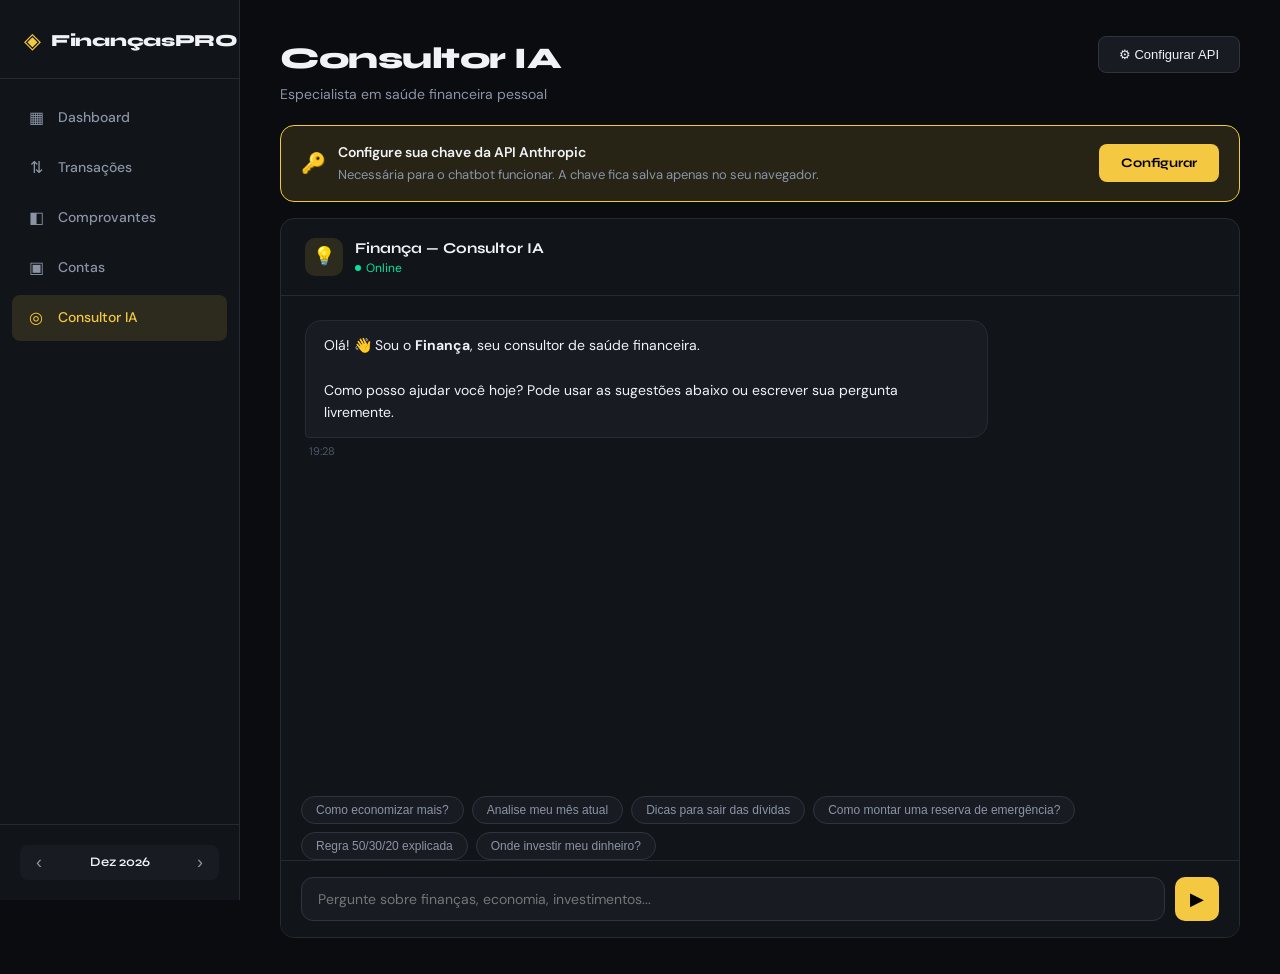
<file: chatbot.html>
<!DOCTYPE html>
<html lang="pt-BR">
<head>
  <meta charset="UTF-8"/>
  <meta name="viewport" content="width=device-width, initial-scale=1.0"/>
  <title>Consultor IA – FinançasPRO</title>
  <link rel="preconnect" href="https://fonts.googleapis.com">
  <link href="https://fonts.googleapis.com/css2?family=Syne:wght@400;600;700;800&family=DM+Sans:ital,wght@0,300;0,400;0,500;1,300&display=swap" rel="stylesheet">
  <link rel="stylesheet" href="../css/style.css">
</head>
<body>
  <aside class="sidebar" id="sidebar">
    <div class="sidebar-logo">
      <span class="logo-icon">◈</span>
      <span class="logo-text">FinançasPRO</span>
    </div>
    <nav class="sidebar-nav">
      <a href="../index.html" class="nav-item"><span class="nav-icon">▦</span> Dashboard</a>
      <a href="transacoes.html" class="nav-item"><span class="nav-icon">⇅</span> Transações</a>
      <a href="comprovantes.html" class="nav-item"><span class="nav-icon">◧</span> Comprovantes</a>
      <a href="contas.html" class="nav-item"><span class="nav-icon">▣</span> Contas</a>
      <a href="chatbot.html" class="nav-item active"><span class="nav-icon">◎</span> Consultor IA</a>
    </nav>
    <div class="sidebar-footer">
      <div class="month-selector">
        <button id="prevMonth" class="month-btn">‹</button>
        <span id="currentMonthLabel">Mai 2026</span>
        <button id="nextMonth" class="month-btn">›</button>
      </div>
    </div>
  </aside>

  <header class="mobile-header">
    <button class="hamburger" id="hamburger">☰</button>
    <span class="logo-text">FinançasPRO</span>
    <span></span>
  </header>

  <main class="main-content" style="display:flex;flex-direction:column">
    <div class="page-header" style="margin-bottom:20px">
      <div>
        <h1 class="page-title">Consultor IA</h1>
        <p class="page-subtitle">Especialista em saúde financeira pessoal</p>
      </div>
      <button class="btn-secondary" id="btnConfig" style="font-size:13px">⚙ Configurar API</button>
    </div>

    <!-- API Key Banner -->
    <div id="apiBanner" class="card" style="border-color:var(--accent);background:var(--accent-dim);display:none;padding:16px 20px;margin-bottom:16px">
      <div style="display:flex;align-items:center;gap:12px;flex-wrap:wrap">
        <span style="font-size:20px">🔑</span>
        <div style="flex:1">
          <div style="font-weight:600;font-size:14px">Configure sua chave da API Anthropic</div>
          <div style="font-size:13px;color:var(--text2);margin-top:2px">Necessária para o chatbot funcionar. A chave fica salva apenas no seu navegador.</div>
        </div>
        <button class="btn-primary" id="btnSetKey" style="font-size:13px">Configurar</button>
      </div>
    </div>

    <div class="chat-container">
      <div class="chat-header">
        <div class="chat-avatar">💡</div>
        <div>
          <div class="chat-bot-name">Finança — Consultor IA</div>
          <div class="chat-bot-status"><span class="status-dot"></span> Online</div>
        </div>
      </div>

      <div class="chat-messages" id="chatMessages"></div>

      <div class="chat-suggestions" id="suggestions">
        <button class="suggestion-chip" onclick="sendSuggestion(this)">Como economizar mais?</button>
        <button class="suggestion-chip" onclick="sendSuggestion(this)">Analise meu mês atual</button>
        <button class="suggestion-chip" onclick="sendSuggestion(this)">Dicas para sair das dívidas</button>
        <button class="suggestion-chip" onclick="sendSuggestion(this)">Como montar uma reserva de emergência?</button>
        <button class="suggestion-chip" onclick="sendSuggestion(this)">Regra 50/30/20 explicada</button>
        <button class="suggestion-chip" onclick="sendSuggestion(this)">Onde investir meu dinheiro?</button>
      </div>

      <div class="chat-input-area">
        <textarea class="chat-input" id="chatInput" placeholder="Pergunte sobre finanças, economia, investimentos..." rows="1"></textarea>
        <button class="chat-send" id="chatSend" title="Enviar">▶</button>
      </div>
    </div>
  </main>

  <!-- API Key Modal -->
  <div class="modal-overlay" id="apiModal">
    <div class="modal" style="max-width:440px">
      <h2 class="modal-title">🔑 Chave da API Anthropic</h2>
      <p style="font-size:14px;color:var(--text2);margin-bottom:20px;line-height:1.6">
        Para usar o Consultor IA, você precisa de uma chave da API Anthropic. Ela é salva <strong>somente no seu navegador</strong> (localStorage) e nunca é enviada a terceiros.
      </p>
      <div class="form-group">
        <label class="form-label">API Key</label>
        <input type="password" class="form-input" id="apiKeyInput" placeholder="sk-ant-...">
      </div>
      <p style="font-size:12px;color:var(--text3)">
        Obtenha sua chave em <a href="https://console.anthropic.com" target="_blank" style="color:var(--accent)">console.anthropic.com</a>
      </p>
      <div class="modal-footer">
        <button class="btn-secondary" id="btnCancelApi">Cancelar</button>
        <button class="btn-primary" id="btnSaveKey">Salvar</button>
      </div>
    </div>
  </div>

  <script src="../js/storage.js"></script>
  <script>
    const API_KEY_STORAGE = 'fp_anthropic_key';
    let chatHistory = [];
    let isLoading = false;

    function getApiKey() { return localStorage.getItem(API_KEY_STORAGE) || ''; }
    function saveApiKey(k) { localStorage.setItem(API_KEY_STORAGE, k); }

    function checkApiKey() {
      const banner = document.getElementById('apiBanner');
      if (!getApiKey()) banner.style.display = 'block';
      else banner.style.display = 'none';
    }

    function buildContext() {
      const { year, month } = DB.getCurrentMonth();
      const txs = DB.getTransacoesByMonth(year, month);
      const entradas = txs.filter(t => t.tipo === 'entrada').reduce((s, t) => s + Number(t.valor), 0);
      const saidas = txs.filter(t => t.tipo === 'saida').reduce((s, t) => s + Number(t.valor), 0);
      const saldo = entradas - saidas;

      const catMap = {};
      txs.filter(t => t.tipo === 'saida').forEach(t => {
        catMap[t.categoria] = (catMap[t.categoria] || 0) + Number(t.valor);
      });

      const catStr = Object.entries(catMap)
        .sort((a,b) => b[1]-a[1])
        .slice(0, 8)
        .map(([k, v]) => `${getCatLabel(k)}: R$${v.toFixed(2)}`)
        .join(', ');

      const contas = DB.getContas();

      return `Contexto do usuário no app FinançasPRO:
- Mês analisado: ${MESES[month]}/${year}
- Total de entradas: R$${entradas.toFixed(2)}
- Total de saídas: R$${saidas.toFixed(2)}
- Saldo do mês: R$${saldo.toFixed(2)}
- Número de transações: ${txs.length}
- Categorias de gastos: ${catStr || 'nenhuma ainda'}
- Contas cadastradas: ${contas.map(c => c.nome).join(', ') || 'nenhuma'}`;
    }

    function addMessage(role, text, animate = true) {
      const container = document.getElementById('chatMessages');
      const div = document.createElement('div');
      div.className = `chat-message ${role}`;

      const time = new Date().toLocaleTimeString('pt-BR', { hour: '2-digit', minute: '2-digit' });

      // Format text with markdown-like features
      const formatted = text
        .replace(/\*\*(.*?)\*\*/g, '<strong>$1</strong>')
        .replace(/\*(.*?)\*/g, '<em>$1</em>')
        .replace(/`(.*?)`/g, '<code style="background:var(--bg);padding:2px 6px;border-radius:4px;font-size:13px">$1</code>')
        .replace(/\n/g, '<br>');

      div.innerHTML = `
        <div class="chat-bubble">${formatted}</div>
        <div class="chat-meta">${time}</div>`;

      container.appendChild(div);
      container.scrollTop = container.scrollHeight;
      return div;
    }

    function showTyping() {
      const container = document.getElementById('chatMessages');
      const div = document.createElement('div');
      div.className = 'chat-message bot';
      div.id = 'typingIndicator';
      div.innerHTML = `<div class="chat-typing"><div class="typing-dot"></div><div class="typing-dot"></div><div class="typing-dot"></div></div>`;
      container.appendChild(div);
      container.scrollTop = container.scrollHeight;
    }

    function removeTyping() {
      const el = document.getElementById('typingIndicator');
      if (el) el.remove();
    }

    async function sendMessage(userText) {
      if (!userText.trim() || isLoading) return;

      const apiKey = getApiKey();
      if (!apiKey) {
        document.getElementById('apiModal').classList.add('open');
        return;
      }

      // Hide suggestions after first message
      document.getElementById('suggestions').style.display = 'none';

      addMessage('user', userText);
      chatHistory.push({ role: 'user', content: userText });

      document.getElementById('chatInput').value = '';
      resizeInput();
      isLoading = true;
      document.getElementById('chatSend').disabled = true;
      showTyping();

      try {
        const systemPrompt = `Você é o Finança, um consultor financeiro pessoal especializado em saúde financeira para brasileiros. Você é amigável, direto, prático e motivador. Seu foco é ajudar pessoas a economizar, quitar dívidas, organizar suas finanças e construir um futuro financeiro sólido.

Responda sempre em português brasileiro. Seja específico, use exemplos concretos com valores em reais quando possível. Evite respostas genéricas. Quando relevante, mencione estratégias como regra 50/30/20, fundo de emergência, investimentos no Tesouro Direto, CDB, poupança etc.

${buildContext()}

Seja empático e encoraje o usuário. Use formatação com **negrito** para destacar pontos importantes. Mantenha respostas concisas mas completas.`;

        const response = await fetch('https://api.anthropic.com/v1/messages', {
          method: 'POST',
          headers: {
            'Content-Type': 'application/json',
            'x-api-key': apiKey,
            'anthropic-version': '2023-06-01',
            'anthropic-dangerous-direct-browser-access': 'true'
          },
          body: JSON.stringify({
            model: 'claude-sonnet-4-20250514',
            max_tokens: 1024,
            system: systemPrompt,
            messages: chatHistory,
          })
        });

        removeTyping();

        if (!response.ok) {
          const err = await response.json().catch(() => ({}));
          if (response.status === 401) {
            addMessage('bot', '❌ Chave de API inválida. Verifique em ⚙ Configurar API.');
            toast('Chave de API inválida.', 'error');
          } else {
            addMessage('bot', `❌ Erro na API: ${err.error?.message || response.statusText}`);
          }
          isLoading = false;
          document.getElementById('chatSend').disabled = false;
          return;
        }

        const data = await response.json();
        const reply = data.content?.[0]?.text || 'Desculpe, não consegui gerar uma resposta.';
        chatHistory.push({ role: 'assistant', content: reply });
        addMessage('bot', reply);

      } catch (err) {
        removeTyping();
        addMessage('bot', `❌ Erro de conexão: ${err.message}`);
      }

      isLoading = false;
      document.getElementById('chatSend').disabled = false;
    }

    function sendSuggestion(btn) {
      sendMessage(btn.textContent.trim());
    }

    function resizeInput() {
      const input = document.getElementById('chatInput');
      input.style.height = 'auto';
      input.style.height = Math.min(input.scrollHeight, 120) + 'px';
    }

    // Events
    document.getElementById('chatSend').addEventListener('click', () => {
      sendMessage(document.getElementById('chatInput').value);
    });

    document.getElementById('chatInput').addEventListener('keydown', e => {
      if (e.key === 'Enter' && !e.shiftKey) {
        e.preventDefault();
        sendMessage(e.target.value);
      }
    });

    document.getElementById('chatInput').addEventListener('input', resizeInput);

    document.getElementById('btnConfig').addEventListener('click', () => {
      document.getElementById('apiKeyInput').value = getApiKey();
      document.getElementById('apiModal').classList.add('open');
    });

    document.getElementById('btnSetKey').addEventListener('click', () => {
      document.getElementById('apiKeyInput').value = getApiKey();
      document.getElementById('apiModal').classList.add('open');
    });

    document.getElementById('btnCancelApi').addEventListener('click', () => {
      document.getElementById('apiModal').classList.remove('open');
    });

    document.getElementById('btnSaveKey').addEventListener('click', () => {
      const key = document.getElementById('apiKeyInput').value.trim();
      if (!key.startsWith('sk-')) return toast('Chave inválida. Deve começar com sk-', 'error');
      saveApiKey(key);
      document.getElementById('apiModal').classList.remove('open');
      checkApiKey();
      toast('Chave salva com sucesso!', 'success');
    });

    document.getElementById('apiModal').addEventListener('click', e => {
      if (e.target === e.currentTarget) e.target.classList.remove('open');
    });

    // Initial greeting
    document.addEventListener('DOMContentLoaded', () => {
      checkApiKey();
      const { year, month } = DB.getCurrentMonth();
      const txs = DB.getTransacoesByMonth(year, month);
      const entradas = txs.filter(t => t.tipo === 'entrada').reduce((s, t) => s + Number(t.valor), 0);
      const saidas = txs.filter(t => t.tipo === 'saida').reduce((s, t) => s + Number(t.valor), 0);
      const saldo = entradas - saidas;

      let greeting = `Olá! 👋 Sou o **Finança**, seu consultor de saúde financeira.\n\n`;
      if (txs.length > 0) {
        greeting += `Vi que você tem **${txs.length} transações** em ${MESES[month]}: entradas de **${formatCurrency(entradas)}** e saídas de **${formatCurrency(saidas)}** (saldo: **${formatCurrency(saldo)}**).\n\n`;
        if (saldo < 0) {
          greeting += `⚠️ Atenção: suas saídas superaram as entradas este mês. Posso ajudar a identificar onde cortar gastos!\n\n`;
        } else if (saldo > 0) {
          greeting += `✅ Ótimo! Você fechou o mês no positivo. Que tal planejar onde investir esse saldo?\n\n`;
        }
      }
      greeting += `Como posso ajudar você hoje? Pode usar as sugestões abaixo ou escrever sua pergunta livremente.`;

      addMessage('bot', greeting, false);
    });
  </script>
</body>
</html>
</file>
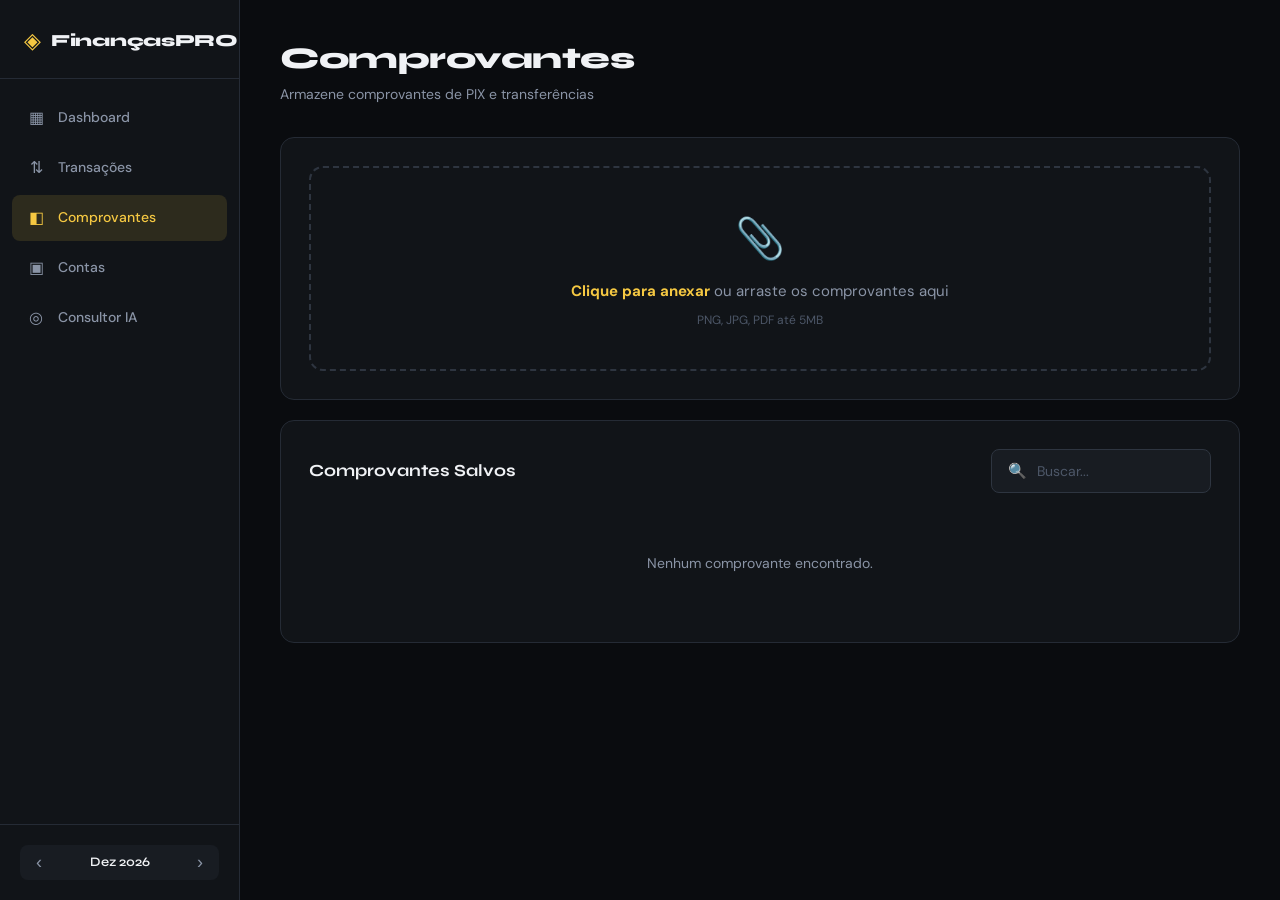
<file: comprovantes.html>
<!DOCTYPE html>
<html lang="pt-BR">
<head>
  <meta charset="UTF-8"/>
  <meta name="viewport" content="width=device-width, initial-scale=1.0"/>
  <title>Comprovantes – FinançasPRO</title>
  <link rel="preconnect" href="https://fonts.googleapis.com">
  <link href="https://fonts.googleapis.com/css2?family=Syne:wght@400;600;700;800&family=DM+Sans:ital,wght@0,300;0,400;0,500;1,300&display=swap" rel="stylesheet">
  <link rel="stylesheet" href="../css/style.css">
</head>
<body>
  <aside class="sidebar" id="sidebar">
    <div class="sidebar-logo">
      <span class="logo-icon">◈</span>
      <span class="logo-text">FinançasPRO</span>
    </div>
    <nav class="sidebar-nav">
      <a href="../index.html" class="nav-item"><span class="nav-icon">▦</span> Dashboard</a>
      <a href="transacoes.html" class="nav-item"><span class="nav-icon">⇅</span> Transações</a>
      <a href="comprovantes.html" class="nav-item active"><span class="nav-icon">◧</span> Comprovantes</a>
      <a href="contas.html" class="nav-item"><span class="nav-icon">▣</span> Contas</a>
      <a href="chatbot.html" class="nav-item"><span class="nav-icon">◎</span> Consultor IA</a>
    </nav>
    <div class="sidebar-footer">
      <div class="month-selector">
        <button id="prevMonth" class="month-btn">‹</button>
        <span id="currentMonthLabel">Mai 2026</span>
        <button id="nextMonth" class="month-btn">›</button>
      </div>
    </div>
  </aside>

  <header class="mobile-header">
    <button class="hamburger" id="hamburger">☰</button>
    <span class="logo-text">FinançasPRO</span>
    <span></span>
  </header>

  <main class="main-content">
    <div class="page-header">
      <div>
        <h1 class="page-title">Comprovantes</h1>
        <p class="page-subtitle">Armazene comprovantes de PIX e transferências</p>
      </div>
    </div>

    <div class="card">
      <div class="upload-area" id="uploadArea">
        <input type="file" id="fileInput" accept="image/*,application/pdf" multiple>
        <div class="upload-icon">📎</div>
        <div class="upload-label">
          <strong>Clique para anexar</strong> ou arraste os comprovantes aqui
        </div>
        <div style="font-size:12px;color:var(--text3);margin-top:8px">PNG, JPG, PDF até 5MB</div>
      </div>
    </div>

    <div class="card">
      <div class="card-header">
        <h2 class="card-title">Comprovantes Salvos</h2>
        <div class="search-box" style="max-width:220px">
          <span>🔍</span>
          <input type="text" id="searchComp" placeholder="Buscar...">
        </div>
      </div>
      <div id="compGrid" class="comprovantes-grid"></div>
    </div>
  </main>

  <!-- Image Viewer Modal -->
  <div class="modal-overlay" id="viewerModal">
    <div class="modal" style="max-width:700px">
      <div style="display:flex;align-items:center;justify-content:space-between;margin-bottom:16px">
        <h2 class="modal-title" id="viewerTitle" style="margin:0">Comprovante</h2>
        <button onclick="closeViewer()" style="background:none;border:none;color:var(--text2);font-size:22px;cursor:pointer">✕</button>
      </div>
      <div id="viewerContent" style="text-align:center"></div>
      <div style="display:flex;gap:10px;justify-content:space-between;margin-top:20px">
        <div id="viewerMeta" style="font-size:13px;color:var(--text2)"></div>
        <button class="btn-danger" id="btnDeleteComp">Excluir</button>
      </div>
    </div>
  </div>

  <script src="../js/storage.js"></script>
  <script>
    let currentViewerId = null;
    let allComp = [];

    function renderGrid(filter = '') {
      allComp = DB.getComprovantes();
      const filtered = filter ? allComp.filter(c => c.name.toLowerCase().includes(filter.toLowerCase())) : allComp;
      const grid = document.getElementById('compGrid');

      if (filtered.length === 0) {
        grid.innerHTML = `<div class="empty-state" style="grid-column:1/-1">Nenhum comprovante encontrado.</div>`;
        return;
      }

      grid.innerHTML = filtered.map(c => {
        const isPdf = c.type === 'application/pdf';
        const thumb = isPdf
          ? `<div style="width:100%;aspect-ratio:4/3;background:var(--bg2);display:flex;align-items:center;justify-content:center;font-size:40px">📄</div>`
          : `<img src="${c.data}" alt="${c.name}" style="width:100%;aspect-ratio:4/3;object-fit:cover;display:block">`;
        const date = new Date(c.createdAt).toLocaleDateString('pt-BR');

        return `
          <div class="comprovante-card" onclick="openViewer('${c.id}')">
            ${thumb}
            <div class="comprovante-info">
              <div class="comprovante-name">${c.name}</div>
              <div class="comprovante-date">${date}</div>
            </div>
          </div>`;
      }).join('');
    }

    function openViewer(id) {
      const comp = allComp.find(c => c.id === id);
      if (!comp) return;
      currentViewerId = id;

      document.getElementById('viewerTitle').textContent = comp.name;
      document.getElementById('viewerMeta').textContent = `Adicionado em ${new Date(comp.createdAt).toLocaleDateString('pt-BR')} · ${Math.round(comp.size / 1024)} KB`;

      const content = document.getElementById('viewerContent');
      if (comp.type === 'application/pdf') {
        content.innerHTML = `<embed src="${comp.data}" type="application/pdf" width="100%" height="400px">`;
      } else {
        content.innerHTML = `<img src="${comp.data}" alt="${comp.name}" style="max-width:100%;border-radius:8px;max-height:500px">`;
      }

      document.getElementById('viewerModal').classList.add('open');
    }

    function closeViewer() {
      document.getElementById('viewerModal').classList.remove('open');
      currentViewerId = null;
    }

    document.getElementById('btnDeleteComp').addEventListener('click', () => {
      if (!currentViewerId) return;
      if (!confirm('Excluir este comprovante?')) return;
      DB.deleteComprovante(currentViewerId);
      closeViewer();
      renderGrid();
      toast('Comprovante excluído.', 'info');
    });

    document.getElementById('viewerModal').addEventListener('click', e => {
      if (e.target === e.currentTarget) closeViewer();
    });

    // File upload
    const uploadArea = document.getElementById('uploadArea');
    const fileInput = document.getElementById('fileInput');

    uploadArea.addEventListener('dragover', e => { e.preventDefault(); uploadArea.classList.add('drag-over'); });
    uploadArea.addEventListener('dragleave', () => uploadArea.classList.remove('drag-over'));
    uploadArea.addEventListener('drop', e => {
      e.preventDefault();
      uploadArea.classList.remove('drag-over');
      handleFiles(e.dataTransfer.files);
    });

    fileInput.addEventListener('change', e => handleFiles(e.target.files));

    function handleFiles(files) {
      Array.from(files).forEach(file => {
        if (file.size > 5 * 1024 * 1024) {
          toast(`${file.name} é muito grande (máx 5MB)`, 'error');
          return;
        }
        const reader = new FileReader();
        reader.onload = ev => {
          DB.addComprovante({ name: file.name, type: file.type, size: file.size, data: ev.target.result });
          renderGrid();
          toast(`${file.name} salvo!`, 'success');
        };
        reader.readAsDataURL(file);
      });
      fileInput.value = '';
    }

    document.getElementById('searchComp').addEventListener('input', e => renderGrid(e.target.value));

    document.addEventListener('DOMContentLoaded', renderGrid);
  </script>
</body>
</html>
</file>
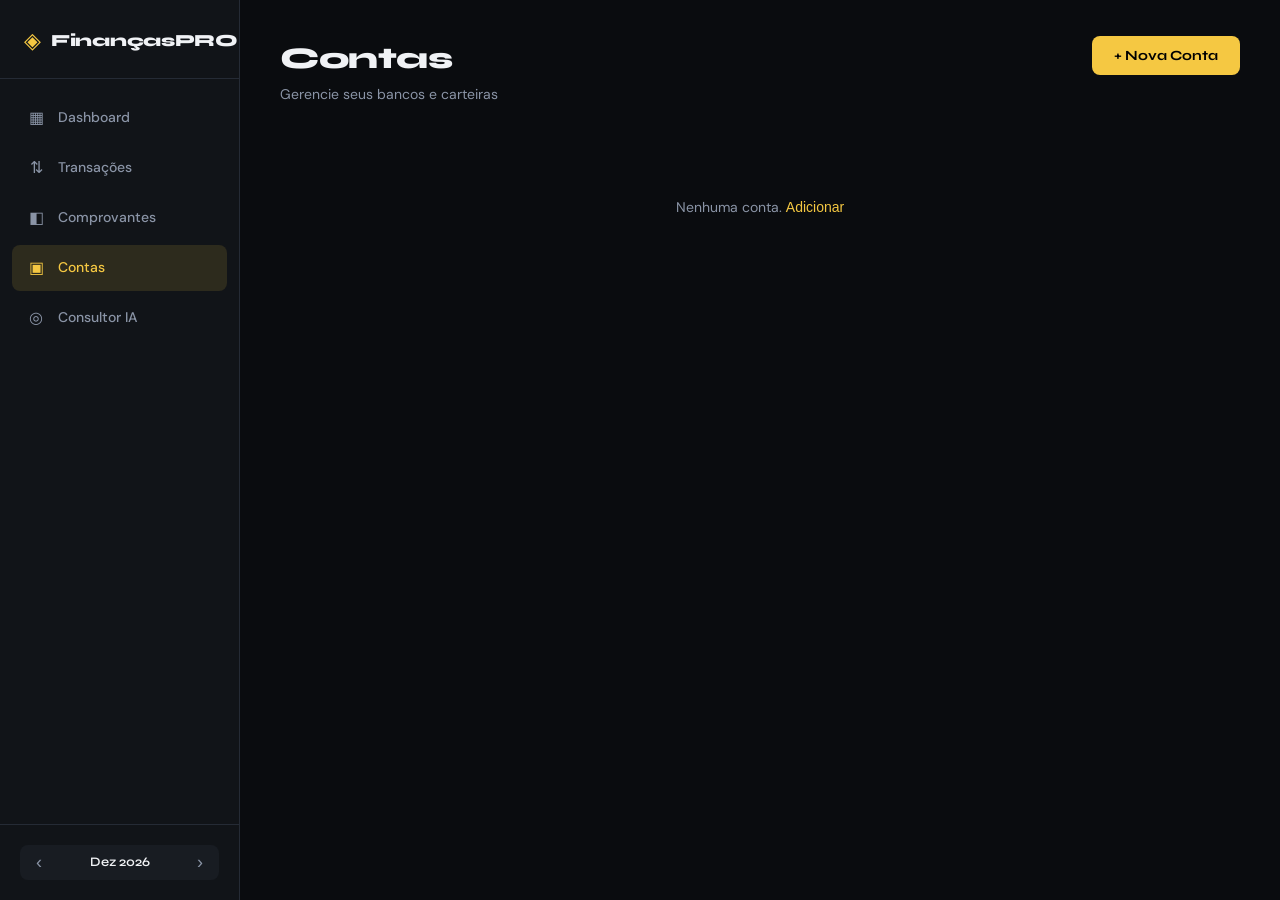
<file: contas.html>
<!DOCTYPE html>
<html lang="pt-BR">
<head>
  <meta charset="UTF-8"/>
  <meta name="viewport" content="width=device-width, initial-scale=1.0"/>
  <title>Contas – FinançasPRO</title>
  <link rel="preconnect" href="https://fonts.googleapis.com">
  <link href="https://fonts.googleapis.com/css2?family=Syne:wght@400;600;700;800&family=DM+Sans:ital,wght@0,300;0,400;0,500;1,300&display=swap" rel="stylesheet">
  <link rel="stylesheet" href="../css/style.css">
</head>
<body>
  <aside class="sidebar" id="sidebar">
    <div class="sidebar-logo">
      <span class="logo-icon">◈</span>
      <span class="logo-text">FinançasPRO</span>
    </div>
    <nav class="sidebar-nav">
      <a href="../index.html" class="nav-item"><span class="nav-icon">▦</span> Dashboard</a>
      <a href="transacoes.html" class="nav-item"><span class="nav-icon">⇅</span> Transações</a>
      <a href="comprovantes.html" class="nav-item"><span class="nav-icon">◧</span> Comprovantes</a>
      <a href="contas.html" class="nav-item active"><span class="nav-icon">▣</span> Contas</a>
      <a href="chatbot.html" class="nav-item"><span class="nav-icon">◎</span> Consultor IA</a>
    </nav>
    <div class="sidebar-footer">
      <div class="month-selector">
        <button id="prevMonth" class="month-btn">‹</button>
        <span id="currentMonthLabel">Mai 2026</span>
        <button id="nextMonth" class="month-btn">›</button>
      </div>
    </div>
  </aside>

  <header class="mobile-header">
    <button class="hamburger" id="hamburger">☰</button>
    <span class="logo-text">FinançasPRO</span>
    <span></span>
  </header>

  <main class="main-content">
    <div class="page-header">
      <div>
        <h1 class="page-title">Contas</h1>
        <p class="page-subtitle">Gerencie seus bancos e carteiras</p>
      </div>
      <button class="btn-primary" id="btnNovaConta">+ Nova Conta</button>
    </div>

    <div id="accountsGrid" class="accounts-grid"></div>
  </main>

  <!-- Modal -->
  <div class="modal-overlay" id="contaModal">
    <div class="modal">
      <h2 class="modal-title" id="contaModalTitle">Nova Conta</h2>

      <div class="form-group">
        <label class="form-label">Nome da Conta</label>
        <input type="text" class="form-input" id="contaNome" placeholder="Ex: Nubank, Caixa, Carteira...">
      </div>

      <div class="form-row">
        <div class="form-group">
          <label class="form-label">Banco / Instituição</label>
          <input type="text" class="form-input" id="contaBanco" placeholder="Ex: Nubank">
        </div>
        <div class="form-group">
          <label class="form-label">Tipo</label>
          <select class="form-select" id="contaTipo">
            <option value="corrente">Conta Corrente</option>
            <option value="poupanca">Poupança</option>
            <option value="carteira">Carteira</option>
            <option value="investimento">Investimento</option>
            <option value="credito">Cartão de Crédito</option>
          </select>
        </div>
      </div>

      <div class="form-group">
        <label class="form-label">Saldo Inicial (R$)</label>
        <input type="number" class="form-input" id="contaSaldo" placeholder="0,00" step="0.01">
      </div>

      <div class="form-group">
        <label class="form-label">Cor</label>
        <div id="colorPicker" style="display:flex;gap:10px;flex-wrap:wrap;margin-top:4px"></div>
      </div>

      <div class="modal-footer">
        <button class="btn-secondary" id="btnCancelarConta">Cancelar</button>
        <button class="btn-primary" id="btnSalvarConta">Salvar</button>
      </div>
    </div>
  </div>

  <script src="../js/storage.js"></script>
  <script>
    const COLORS = ['#f5c842','#00e5a0','#ff4f6e','#7c8cff','#ff9b43','#e056e0','#38e0d4','#ff6b6b','#a0e854'];
    let editContaId = null;
    let selectedColor = COLORS[0];

    function buildColorPicker() {
      document.getElementById('colorPicker').innerHTML = COLORS.map(c =>
        `<div class="color-dot" data-color="${c}" style="width:28px;height:28px;border-radius:50%;background:${c};cursor:pointer;border:3px solid ${c === selectedColor ? '#fff' : 'transparent'};transition:border-color 0.15s" onclick="selectColor('${c}')"></div>`
      ).join('');
    }

    function selectColor(color) {
      selectedColor = color;
      buildColorPicker();
    }

    function renderAccounts() {
      const contas = DB.getContas();
      const grid = document.getElementById('accountsGrid');

      if (contas.length === 0) {
        grid.innerHTML = `<div class="empty-state" style="grid-column:1/-1;padding:60px">Nenhuma conta. <button onclick="openContaModal()" style="background:none;border:none;color:var(--accent);cursor:pointer;font-size:14px">Adicionar</button></div>`;
        return;
      }

      const txs = DB.getTransacoes();

      grid.innerHTML = contas.map(conta => {
        const contaTxs = txs.filter(t => t.conta === conta.id);
        const entradas = contaTxs.filter(t => t.tipo === 'entrada').reduce((s, t) => s + Number(t.valor), 0);
        const saidas = contaTxs.filter(t => t.tipo === 'saida').reduce((s, t) => s + Number(t.valor), 0);
        const saldoCalculado = Number(conta.saldoInicial || 0) + entradas - saidas;
        const tipoLabel = { corrente:'Conta Corrente', poupanca:'Poupança', carteira:'Carteira', investimento:'Investimento', credito:'Cartão de Crédito' };

        return `
          <div class="account-card" style="border-top:3px solid ${conta.cor || '#f5c842'}">
            <div class="account-name">${conta.nome}</div>
            <div class="account-bank">${conta.banco || ''} · ${tipoLabel[conta.tipo] || conta.tipo}</div>
            <div class="account-saldo-label">Saldo</div>
            <div class="account-saldo" style="color:${saldoCalculado >= 0 ? 'var(--entrada)' : 'var(--saida)'}">
              ${formatCurrency(saldoCalculado)}
            </div>
            <div style="display:flex;gap:8px;margin-top:12px;font-size:12px;color:var(--text2)">
              <span style="color:var(--entrada)">↓ ${formatCurrency(entradas)}</span>
              <span style="color:var(--text3)">·</span>
              <span style="color:var(--saida)">↑ ${formatCurrency(saidas)}</span>
            </div>
            <div class="account-actions">
              <button class="btn-secondary" style="font-size:12px;padding:6px 14px" onclick='editConta(${JSON.stringify(conta).split("'").join("&#39;")})'>✎ Editar</button>
              <button class="btn-danger" style="font-size:12px;padding:6px 14px" onclick="deleteConta('${conta.id}')">Excluir</button>
            </div>
          </div>`;
      }).join('');
    }

    function openContaModal(conta = null) {
      editContaId = conta ? conta.id : null;
      selectedColor = conta ? (conta.cor || COLORS[0]) : COLORS[0];
      document.getElementById('contaModalTitle').textContent = conta ? 'Editar Conta' : 'Nova Conta';
      document.getElementById('contaNome').value = conta ? conta.nome : '';
      document.getElementById('contaBanco').value = conta ? (conta.banco || '') : '';
      document.getElementById('contaTipo').value = conta ? conta.tipo : 'corrente';
      document.getElementById('contaSaldo').value = conta ? (conta.saldoInicial || '') : '';
      buildColorPicker();
      document.getElementById('contaModal').classList.add('open');
    }

    function editConta(conta) { openContaModal(conta); }

    function deleteConta(id) {
      if (!confirm('Excluir esta conta?')) return;
      DB.deleteConta(id);
      renderAccounts();
      toast('Conta excluída.', 'info');
    }

    document.getElementById('btnNovaConta').addEventListener('click', () => openContaModal());
    document.getElementById('btnCancelarConta').addEventListener('click', () => document.getElementById('contaModal').classList.remove('open'));
    document.getElementById('contaModal').addEventListener('click', e => { if (e.target === e.currentTarget) e.target.classList.remove('open'); });

    document.getElementById('btnSalvarConta').addEventListener('click', () => {
      const nome = document.getElementById('contaNome').value.trim();
      if (!nome) return toast('Informe o nome da conta.', 'error');

      const data = {
        nome,
        banco: document.getElementById('contaBanco').value.trim(),
        tipo: document.getElementById('contaTipo').value,
        saldoInicial: parseFloat(document.getElementById('contaSaldo').value) || 0,
        cor: selectedColor,
      };

      if (editContaId) {
        DB.updateConta(editContaId, data);
        toast('Conta atualizada!', 'success');
      } else {
        DB.addConta(data);
        toast('Conta criada!', 'success');
      }

      document.getElementById('contaModal').classList.remove('open');
      renderAccounts();
    });

    document.addEventListener('DOMContentLoaded', renderAccounts);
  </script>
</body>
</html>
</file>
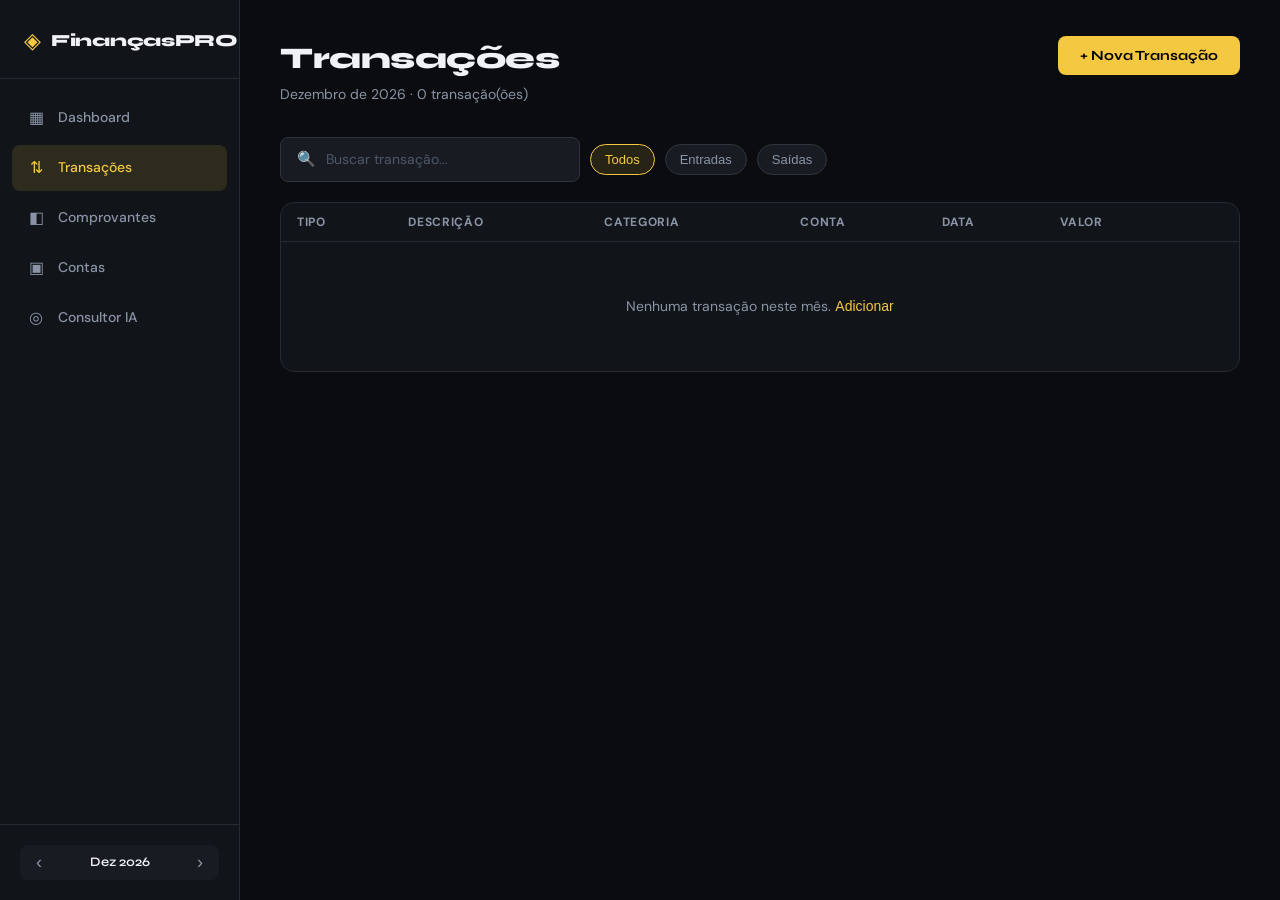
<file: transacoes.html>
<!DOCTYPE html>
<html lang="pt-BR">
<head>
  <meta charset="UTF-8"/>
  <meta name="viewport" content="width=device-width, initial-scale=1.0"/>
  <title>Transações – FinançasPRO</title>
  <link rel="preconnect" href="https://fonts.googleapis.com">
  <link href="https://fonts.googleapis.com/css2?family=Syne:wght@400;600;700;800&family=DM+Sans:ital,wght@0,300;0,400;0,500;1,300&display=swap" rel="stylesheet">
  <link rel="stylesheet" href="../css/style.css">
</head>
<body>
  <aside class="sidebar" id="sidebar">
    <div class="sidebar-logo">
      <span class="logo-icon">◈</span>
      <span class="logo-text">FinançasPRO</span>
    </div>
    <nav class="sidebar-nav">
      <a href="../index.html" class="nav-item">
        <span class="nav-icon">▦</span> Dashboard
      </a>
      <a href="transacoes.html" class="nav-item active">
        <span class="nav-icon">⇅</span> Transações
      </a>
      <a href="comprovantes.html" class="nav-item">
        <span class="nav-icon">◧</span> Comprovantes
      </a>
      <a href="contas.html" class="nav-item">
        <span class="nav-icon">▣</span> Contas
      </a>
      <a href="chatbot.html" class="nav-item">
        <span class="nav-icon">◎</span> Consultor IA
      </a>
    </nav>
    <div class="sidebar-footer">
      <div class="month-selector">
        <button id="prevMonth" class="month-btn">‹</button>
        <span id="currentMonthLabel">Mai 2026</span>
        <button id="nextMonth" class="month-btn">›</button>
      </div>
    </div>
  </aside>

  <header class="mobile-header">
    <button class="hamburger" id="hamburger">☰</button>
    <span class="logo-text">FinançasPRO</span>
    <span></span>
  </header>

  <main class="main-content">
    <div class="page-header">
      <div>
        <h1 class="page-title">Transações</h1>
        <p class="page-subtitle" id="txSubtitle"></p>
      </div>
      <button class="btn-primary" id="btnNovaTransacao">+ Nova Transação</button>
    </div>

    <!-- Filters -->
    <div class="filters-bar">
      <div class="search-box" style="flex:1;min-width:200px;max-width:300px">
        <span>🔍</span>
        <input type="text" id="searchInput" placeholder="Buscar transação...">
      </div>
      <button class="filter-chip active" data-filter="todos">Todos</button>
      <button class="filter-chip" data-filter="entrada">Entradas</button>
      <button class="filter-chip" data-filter="saida">Saídas</button>
    </div>

    <div class="card" style="padding:0">
      <div class="table-wrap">
        <table>
          <thead>
            <tr>
              <th>Tipo</th>
              <th>Descrição</th>
              <th>Categoria</th>
              <th>Conta</th>
              <th>Data</th>
              <th>Valor</th>
              <th></th>
            </tr>
          </thead>
          <tbody id="txTable">
            <tr><td colspan="7"><div class="empty-state">Nenhuma transação encontrada.</div></td></tr>
          </tbody>
        </table>
      </div>
    </div>
  </main>

  <!-- Modal Nova / Editar Transação -->
  <div class="modal-overlay" id="txModal">
    <div class="modal">
      <h2 class="modal-title" id="modalTitle">Nova Transação</h2>

      <div class="form-group">
        <label class="form-label">Tipo</label>
        <div class="tipo-switch">
          <button class="tipo-btn active entrada" data-tipo="entrada" id="btnEntrada">↓ Entrada</button>
          <button class="tipo-btn saida" data-tipo="saida" id="btnSaida">↑ Saída</button>
        </div>
      </div>

      <div class="form-row">
        <div class="form-group">
          <label class="form-label">Valor</label>
          <input type="number" class="form-input" id="txValor" placeholder="0,00" step="0.01" min="0">
        </div>
        <div class="form-group">
          <label class="form-label">Data</label>
          <input type="date" class="form-input" id="txData">
        </div>
      </div>

      <div class="form-group">
        <label class="form-label">Descrição</label>
        <input type="text" class="form-input" id="txDescricao" placeholder="Ex: Mercado, Salário...">
      </div>

      <div class="form-row">
        <div class="form-group">
          <label class="form-label">Categoria</label>
          <select class="form-select" id="txCategoria"></select>
        </div>
        <div class="form-group">
          <label class="form-label">Conta</label>
          <select class="form-select" id="txConta">
            <option value="">Selecione...</option>
          </select>
        </div>
      </div>

      <div class="form-group">
        <label class="form-label">Observação</label>
        <textarea class="form-textarea" id="txObs" placeholder="Opcional..."></textarea>
      </div>

      <div class="modal-footer">
        <button class="btn-secondary" id="btnCancelar">Cancelar</button>
        <button class="btn-primary" id="btnSalvar">Salvar</button>
      </div>
    </div>
  </div>

  <script src="../js/storage.js"></script>
  <script>
    let editId = null;
    let currentTipo = 'entrada';
    let currentFilter = 'todos';
    let searchQuery = '';

    function fillCategorias(tipo) {
      const sel = document.getElementById('txCategoria');
      sel.innerHTML = CATEGORIAS.filter(c => c.tipo === tipo)
        .map(c => `<option value="${c.id}">${c.icon} ${c.label}</option>`).join('');
    }

    function fillContas() {
      const sel = document.getElementById('txConta');
      const contas = DB.getContas();
      sel.innerHTML = '<option value="">Sem conta específica</option>' +
        contas.map(c => `<option value="${c.id}">${c.nome}</option>`).join('');
    }

    function openModal(tx = null) {
      editId = tx ? tx.id : null;
      document.getElementById('modalTitle').textContent = tx ? 'Editar Transação' : 'Nova Transação';
      
      currentTipo = tx ? tx.tipo : 'entrada';
      updateTipoUI(currentTipo);
      fillCategorias(currentTipo);
      fillContas();

      const today = new Date().toISOString().split('T')[0];
      document.getElementById('txValor').value = tx ? tx.valor : '';
      document.getElementById('txData').value = tx ? tx.data : today;
      document.getElementById('txDescricao').value = tx ? tx.descricao : '';
      document.getElementById('txCategoria').value = tx ? tx.categoria : '';
      document.getElementById('txConta').value = tx ? (tx.conta || '') : '';
      document.getElementById('txObs').value = tx ? (tx.obs || '') : '';

      document.getElementById('txModal').classList.add('open');
    }

    function closeModal() {
      document.getElementById('txModal').classList.remove('open');
      editId = null;
    }

    function updateTipoUI(tipo) {
      currentTipo = tipo;
      document.querySelectorAll('.tipo-btn').forEach(b => {
        b.classList.remove('active');
        if (b.dataset.tipo === tipo) b.classList.add('active');
      });
    }

    function renderTable() {
      const { year, month } = DB.getCurrentMonth();
      let txs = DB.getTransacoesByMonth(year, month);

      if (currentFilter !== 'todos') txs = txs.filter(t => t.tipo === currentFilter);
      if (searchQuery) txs = txs.filter(t =>
        t.descricao.toLowerCase().includes(searchQuery) ||
        getCatLabel(t.categoria).toLowerCase().includes(searchQuery)
      );

      const subtitle = document.getElementById('txSubtitle');
      if (subtitle) subtitle.textContent = `${MESES[month]} de ${year} · ${txs.length} transação(ões)`;

      const tbody = document.getElementById('txTable');
      if (txs.length === 0) {
        tbody.innerHTML = `<tr><td colspan="7"><div class="empty-state">Nenhuma transação neste mês. <button onclick="openModal()" style="background:none;border:none;color:var(--accent);cursor:pointer;font-size:14px">Adicionar</button></div></td></tr>`;
        return;
      }

      const contas = DB.getContas();
      tbody.innerHTML = txs.map(t => {
        const conta = contas.find(c => c.id === t.conta);
        return `
          <tr>
            <td><span class="badge ${t.tipo}">${t.tipo === 'entrada' ? '↓ Entrada' : '↑ Saída'}</span></td>
            <td>${t.descricao}${t.obs ? `<br><span style="color:var(--text3);font-size:12px">${t.obs}</span>` : ''}</td>
            <td>${getCatLabel(t.categoria)}</td>
            <td style="color:var(--text2)">${conta ? conta.nome : '—'}</td>
            <td style="color:var(--text2)">${formatDate(t.data)}</td>
            <td class="${t.tipo === 'saida' ? 'tx-valor saida' : 'tx-valor entrada'}" style="font-family:'Syne',sans-serif;font-weight:700">
              ${t.tipo === 'saida' ? '-' : '+'}${formatCurrency(t.valor)}
            </td>
            <td>
              <div style="display:flex;gap:6px">
                <button onclick="openModal(${JSON.stringify(t).split('"').join('&quot;')})" class="btn-secondary" style="padding:5px 12px;font-size:12px">✎</button>
                <button onclick="deleteTx('${t.id}')" class="btn-danger" style="padding:5px 12px;font-size:12px">✕</button>
              </div>
            </td>
          </tr>`;
      }).join('');
    }

    function deleteTx(id) {
      if (!confirm('Excluir esta transação?')) return;
      DB.deleteTransacao(id);
      renderTable();
      toast('Transação excluída.', 'info');
    }

    function onMonthChange() { renderTable(); }

    // Events
    document.getElementById('btnNovaTransacao').addEventListener('click', () => openModal());
    document.getElementById('btnCancelar').addEventListener('click', closeModal);
    document.getElementById('txModal').addEventListener('click', e => { if (e.target === e.currentTarget) closeModal(); });

    document.querySelectorAll('.tipo-btn').forEach(btn => {
      btn.addEventListener('click', () => {
        updateTipoUI(btn.dataset.tipo);
        fillCategorias(btn.dataset.tipo);
      });
    });

    document.querySelectorAll('.filter-chip').forEach(chip => {
      chip.addEventListener('click', () => {
        document.querySelectorAll('.filter-chip').forEach(c => c.classList.remove('active'));
        chip.classList.add('active');
        currentFilter = chip.dataset.filter;
        renderTable();
      });
    });

    document.getElementById('searchInput').addEventListener('input', e => {
      searchQuery = e.target.value.toLowerCase();
      renderTable();
    });

    document.getElementById('btnSalvar').addEventListener('click', () => {
      const valor = parseFloat(document.getElementById('txValor').value);
      const descricao = document.getElementById('txDescricao').value.trim();
      const data = document.getElementById('txData').value;
      const categoria = document.getElementById('txCategoria').value;

      if (!valor || valor <= 0) return toast('Informe um valor válido.', 'error');
      if (!descricao) return toast('Informe uma descrição.', 'error');
      if (!data) return toast('Informe uma data.', 'error');

      const tx = {
        tipo: currentTipo,
        valor,
        descricao,
        data,
        categoria,
        conta: document.getElementById('txConta').value,
        obs: document.getElementById('txObs').value.trim(),
      };

      if (editId) {
        DB.updateTransacao(editId, tx);
        toast('Transação atualizada!', 'success');
      } else {
        DB.addTransacao(tx);
        toast('Transação salva!', 'success');
      }

      closeModal();
      renderTable();
    });

    // Open modal if URL has ?new=1
    if (new URLSearchParams(window.location.search).get('new') === '1') {
      document.addEventListener('DOMContentLoaded', () => setTimeout(() => openModal(), 300));
    }

    document.addEventListener('DOMContentLoaded', renderTable);
  </script>
</body>
</html>
</file>
<file: css/style.css>
/* =============================================
   FinançasPRO – Design System
   ============================================= */

:root {
  --bg: #0a0c0f;
  --bg2: #111418;
  --bg3: #181c22;
  --border: #252b35;
  --border2: #2e3540;

  --entrada: #00e5a0;
  --entrada-dim: rgba(0,229,160,0.12);
  --saida: #ff4f6e;
  --saida-dim: rgba(255,79,110,0.12);
  --accent: #f5c842;
  --accent-dim: rgba(245,200,66,0.12);

  --text: #f0f2f5;
  --text2: #8a94a6;
  --text3: #4d5768;

  --sidebar-w: 240px;
  --radius: 14px;
  --radius-sm: 8px;
  --shadow: 0 4px 32px rgba(0,0,0,0.35);
}

*, *::before, *::after { box-sizing: border-box; margin: 0; padding: 0; }

body {
  font-family: 'DM Sans', sans-serif;
  background: var(--bg);
  color: var(--text);
  display: flex;
  min-height: 100vh;
  font-size: 15px;
  line-height: 1.5;
}

/* ======== SIDEBAR ======== */
.sidebar {
  width: var(--sidebar-w);
  background: var(--bg2);
  border-right: 1px solid var(--border);
  display: flex;
  flex-direction: column;
  position: fixed;
  top: 0; left: 0; bottom: 0;
  z-index: 100;
  transition: transform 0.28s cubic-bezier(.4,0,.2,1);
}

.sidebar-logo {
  display: flex;
  align-items: center;
  gap: 10px;
  padding: 28px 24px 24px;
  border-bottom: 1px solid var(--border);
}

.logo-icon {
  font-size: 22px;
  color: var(--accent);
  line-height: 1;
}

.logo-text {
  font-family: 'Syne', sans-serif;
  font-weight: 800;
  font-size: 17px;
  letter-spacing: -0.3px;
  color: var(--text);
}

.sidebar-nav {
  flex: 1;
  padding: 16px 12px;
  display: flex;
  flex-direction: column;
  gap: 4px;
}

.nav-item {
  display: flex;
  align-items: center;
  gap: 12px;
  padding: 11px 14px;
  border-radius: var(--radius-sm);
  color: var(--text2);
  text-decoration: none;
  font-size: 14px;
  font-weight: 500;
  transition: all 0.18s;
  cursor: pointer;
}

.nav-item:hover { background: var(--bg3); color: var(--text); }
.nav-item.active { background: var(--accent-dim); color: var(--accent); }

.nav-icon { font-size: 16px; width: 20px; text-align: center; }

.sidebar-footer {
  padding: 20px;
  border-top: 1px solid var(--border);
}

.month-selector {
  display: flex;
  align-items: center;
  justify-content: space-between;
  background: var(--bg3);
  border-radius: var(--radius-sm);
  padding: 8px 12px;
  font-family: 'Syne', sans-serif;
  font-size: 13px;
  font-weight: 600;
  color: var(--text);
}

.month-btn {
  background: none;
  border: none;
  color: var(--text2);
  cursor: pointer;
  font-size: 18px;
  line-height: 1;
  padding: 0 4px;
  transition: color 0.15s;
}
.month-btn:hover { color: var(--accent); }

/* ======== MOBILE HEADER ======== */
.mobile-header {
  display: none;
  position: fixed;
  top: 0; left: 0; right: 0;
  height: 56px;
  background: var(--bg2);
  border-bottom: 1px solid var(--border);
  z-index: 99;
  padding: 0 16px;
  align-items: center;
  justify-content: space-between;
}

.hamburger {
  background: none;
  border: none;
  color: var(--text);
  font-size: 22px;
  cursor: pointer;
}

/* ======== MAIN CONTENT ======== */
.main-content {
  margin-left: var(--sidebar-w);
  flex: 1;
  padding: 36px 40px;
  min-height: 100vh;
  max-width: 1400px;
}

.page-header {
  display: flex;
  align-items: flex-start;
  justify-content: space-between;
  margin-bottom: 32px;
  gap: 16px;
}

.page-title {
  font-family: 'Syne', sans-serif;
  font-size: 30px;
  font-weight: 800;
  color: var(--text);
  letter-spacing: -0.5px;
}

.page-subtitle {
  color: var(--text2);
  font-size: 14px;
  margin-top: 3px;
}

/* ======== BUTTONS ======== */
.btn-primary {
  background: var(--accent);
  color: #000;
  border: none;
  border-radius: var(--radius-sm);
  padding: 11px 22px;
  font-family: 'Syne', sans-serif;
  font-size: 14px;
  font-weight: 700;
  cursor: pointer;
  transition: opacity 0.15s, transform 0.1s;
  white-space: nowrap;
}
.btn-primary:hover { opacity: 0.88; transform: translateY(-1px); }
.btn-primary:active { transform: translateY(0); }

.btn-secondary {
  background: var(--bg3);
  color: var(--text);
  border: 1px solid var(--border2);
  border-radius: var(--radius-sm);
  padding: 10px 20px;
  font-size: 14px;
  font-weight: 500;
  cursor: pointer;
  transition: background 0.15s;
}
.btn-secondary:hover { background: var(--border); }

.btn-danger {
  background: var(--saida-dim);
  color: var(--saida);
  border: 1px solid var(--saida);
  border-radius: var(--radius-sm);
  padding: 8px 16px;
  font-size: 13px;
  font-weight: 600;
  cursor: pointer;
  transition: background 0.15s;
}
.btn-danger:hover { background: rgba(255,79,110,0.22); }

/* ======== KPI CARDS ======== */
.kpi-grid {
  display: grid;
  grid-template-columns: repeat(4, 1fr);
  gap: 18px;
  margin-bottom: 28px;
}

.kpi-card {
  background: var(--bg2);
  border: 1px solid var(--border);
  border-radius: var(--radius);
  padding: 24px;
  position: relative;
  overflow: hidden;
}

.kpi-card::before {
  content: '';
  position: absolute;
  top: 0; left: 0; right: 0;
  height: 3px;
}

.kpi-entrada::before { background: var(--entrada); }
.kpi-saida::before { background: var(--saida); }
.kpi-saldo::before { background: var(--accent); }
.kpi-tx::before { background: #7c8cff; }

.kpi-label {
  font-size: 12px;
  font-weight: 600;
  text-transform: uppercase;
  letter-spacing: 0.8px;
  color: var(--text2);
  margin-bottom: 12px;
}

.kpi-value {
  font-family: 'Syne', sans-serif;
  font-size: 26px;
  font-weight: 800;
  color: var(--text);
  letter-spacing: -0.5px;
  margin-bottom: 12px;
}

.kpi-bar {
  height: 4px;
  background: var(--bg3);
  border-radius: 2px;
  overflow: hidden;
}

.kpi-bar-fill {
  height: 100%;
  border-radius: 2px;
  transition: width 0.8s cubic-bezier(.4,0,.2,1);
}

.entrada-fill { background: var(--entrada); }
.saida-fill { background: var(--saida); }

.kpi-badge {
  display: inline-block;
  padding: 3px 10px;
  border-radius: 20px;
  font-size: 12px;
  font-weight: 600;
}

.kpi-badge.positivo { background: var(--entrada-dim); color: var(--entrada); }
.kpi-badge.negativo { background: var(--saida-dim); color: var(--saida); }
.kpi-badge.neutral { background: var(--bg3); color: var(--text2); }

/* ======== CARDS ======== */
.card {
  background: var(--bg2);
  border: 1px solid var(--border);
  border-radius: var(--radius);
  padding: 28px;
  margin-bottom: 20px;
}

.card-header {
  display: flex;
  align-items: center;
  justify-content: space-between;
  margin-bottom: 20px;
}

.card-title {
  font-family: 'Syne', sans-serif;
  font-size: 17px;
  font-weight: 700;
  color: var(--text);
}

.link-ver-mais {
  color: var(--accent);
  text-decoration: none;
  font-size: 13px;
  font-weight: 600;
}
.link-ver-mais:hover { text-decoration: underline; }

.charts-row {
  display: grid;
  grid-template-columns: 1fr 340px;
  gap: 20px;
  margin-bottom: 20px;
}

.chart-card { padding: 24px; }

/* ======== TRANSACTION LIST ======== */
.transaction-list { display: flex; flex-direction: column; gap: 1px; }

.tx-item {
  display: flex;
  align-items: center;
  justify-content: space-between;
  padding: 14px 0;
  border-bottom: 1px solid var(--border);
  gap: 12px;
  cursor: pointer;
  transition: background 0.12s;
  border-radius: 4px;
}
.tx-item:last-child { border-bottom: none; }
.tx-item:hover { background: var(--bg3); padding-left: 8px; padding-right: 8px; margin: 0 -8px; }

.tx-dot {
  width: 36px; height: 36px;
  border-radius: 10px;
  display: flex;
  align-items: center;
  justify-content: center;
  font-size: 15px;
  flex-shrink: 0;
}

.tx-dot.entrada { background: var(--entrada-dim); color: var(--entrada); }
.tx-dot.saida { background: var(--saida-dim); color: var(--saida); }

.tx-info { flex: 1; min-width: 0; }
.tx-desc { font-size: 14px; font-weight: 500; color: var(--text); white-space: nowrap; overflow: hidden; text-overflow: ellipsis; }
.tx-meta { font-size: 12px; color: var(--text2); margin-top: 2px; }

.tx-valor {
  font-family: 'Syne', sans-serif;
  font-size: 15px;
  font-weight: 700;
  white-space: nowrap;
}
.tx-valor.entrada { color: var(--entrada); }
.tx-valor.saida { color: var(--saida); }

/* ======== EMPTY STATE ======== */
.empty-state {
  text-align: center;
  padding: 40px;
  color: var(--text2);
  font-size: 14px;
}
.empty-state a { color: var(--accent); text-decoration: none; }
.empty-state a:hover { text-decoration: underline; }

/* ======== FORMS ======== */
.form-group { margin-bottom: 20px; }
.form-label {
  display: block;
  font-size: 13px;
  font-weight: 600;
  color: var(--text2);
  text-transform: uppercase;
  letter-spacing: 0.6px;
  margin-bottom: 8px;
}

.form-input, .form-select, .form-textarea {
  width: 100%;
  background: var(--bg3);
  border: 1px solid var(--border2);
  border-radius: var(--radius-sm);
  padding: 12px 16px;
  color: var(--text);
  font-family: 'DM Sans', sans-serif;
  font-size: 15px;
  outline: none;
  transition: border-color 0.18s;
}
.form-input:focus, .form-select:focus, .form-textarea:focus {
  border-color: var(--accent);
}

.form-select option { background: var(--bg2); }
.form-textarea { min-height: 90px; resize: vertical; }

.form-row { display: grid; grid-template-columns: 1fr 1fr; gap: 16px; }

.tipo-switch {
  display: flex;
  gap: 0;
  border-radius: var(--radius-sm);
  overflow: hidden;
  border: 1px solid var(--border2);
}

.tipo-btn {
  flex: 1;
  padding: 12px;
  border: none;
  background: var(--bg3);
  color: var(--text2);
  font-family: 'Syne', sans-serif;
  font-size: 13px;
  font-weight: 700;
  cursor: pointer;
  transition: all 0.18s;
  text-transform: uppercase;
  letter-spacing: 0.5px;
}
.tipo-btn.active.entrada { background: var(--entrada-dim); color: var(--entrada); }
.tipo-btn.active.saida { background: var(--saida-dim); color: var(--saida); }

/* ======== MODAL ======== */
.modal-overlay {
  position: fixed;
  inset: 0;
  background: rgba(0,0,0,0.7);
  backdrop-filter: blur(4px);
  z-index: 200;
  display: flex;
  align-items: center;
  justify-content: center;
  padding: 20px;
  opacity: 0;
  pointer-events: none;
  transition: opacity 0.22s;
}
.modal-overlay.open { opacity: 1; pointer-events: all; }

.modal {
  background: var(--bg2);
  border: 1px solid var(--border2);
  border-radius: var(--radius);
  width: 100%;
  max-width: 520px;
  max-height: 90vh;
  overflow-y: auto;
  padding: 32px;
  transform: translateY(20px) scale(0.97);
  transition: transform 0.22s cubic-bezier(.4,0,.2,1);
  box-shadow: var(--shadow);
}
.modal-overlay.open .modal { transform: translateY(0) scale(1); }

.modal-title {
  font-family: 'Syne', sans-serif;
  font-size: 20px;
  font-weight: 800;
  margin-bottom: 24px;
}

.modal-footer {
  display: flex;
  justify-content: flex-end;
  gap: 12px;
  margin-top: 24px;
}

/* ======== TABLE ======== */
.table-wrap { overflow-x: auto; }
table {
  width: 100%;
  border-collapse: collapse;
}
th {
  font-size: 12px;
  font-weight: 700;
  text-transform: uppercase;
  letter-spacing: 0.7px;
  color: var(--text2);
  padding: 10px 16px;
  text-align: left;
  border-bottom: 1px solid var(--border);
}
td {
  padding: 14px 16px;
  border-bottom: 1px solid var(--border);
  font-size: 14px;
  color: var(--text);
  vertical-align: middle;
}
tr:last-child td { border-bottom: none; }
tr:hover td { background: var(--bg3); }

/* ======== TAGS / BADGES ======== */
.badge {
  display: inline-flex;
  align-items: center;
  gap: 5px;
  padding: 4px 10px;
  border-radius: 20px;
  font-size: 12px;
  font-weight: 600;
}
.badge.entrada { background: var(--entrada-dim); color: var(--entrada); }
.badge.saida { background: var(--saida-dim); color: var(--saida); }
.badge.neutral { background: var(--bg3); color: var(--text2); }

/* ======== UPLOAD AREA ======== */
.upload-area {
  border: 2px dashed var(--border2);
  border-radius: var(--radius);
  padding: 40px;
  text-align: center;
  cursor: pointer;
  transition: all 0.18s;
  position: relative;
}
.upload-area:hover, .upload-area.drag-over {
  border-color: var(--accent);
  background: var(--accent-dim);
}
.upload-area input[type=file] {
  position: absolute;
  inset: 0;
  opacity: 0;
  cursor: pointer;
  width: 100%;
  height: 100%;
}
.upload-icon { font-size: 40px; margin-bottom: 12px; }
.upload-label { font-size: 15px; color: var(--text2); }
.upload-label strong { color: var(--accent); }

/* ======== COMPROVANTES GRID ======== */
.comprovantes-grid {
  display: grid;
  grid-template-columns: repeat(auto-fill, minmax(200px, 1fr));
  gap: 16px;
  margin-top: 20px;
}

.comprovante-card {
  background: var(--bg3);
  border: 1px solid var(--border);
  border-radius: var(--radius-sm);
  overflow: hidden;
  cursor: pointer;
  transition: border-color 0.18s, transform 0.18s;
}
.comprovante-card:hover { border-color: var(--accent); transform: translateY(-2px); }

.comprovante-thumb {
  width: 100%;
  aspect-ratio: 4/3;
  object-fit: cover;
  display: block;
  background: var(--bg2);
  display: flex;
  align-items: center;
  justify-content: center;
  font-size: 40px;
  color: var(--text3);
}

.comprovante-info { padding: 10px 12px; }
.comprovante-name { font-size: 13px; font-weight: 500; color: var(--text); white-space: nowrap; overflow: hidden; text-overflow: ellipsis; }
.comprovante-date { font-size: 11px; color: var(--text2); margin-top: 2px; }

/* ======== CHATBOT ======== */
.chat-container {
  display: flex;
  flex-direction: column;
  height: calc(100vh - 180px);
  background: var(--bg2);
  border: 1px solid var(--border);
  border-radius: var(--radius);
  overflow: hidden;
}

.chat-messages {
  flex: 1;
  overflow-y: auto;
  padding: 24px;
  display: flex;
  flex-direction: column;
  gap: 16px;
  scroll-behavior: smooth;
}

.chat-message {
  max-width: 75%;
  animation: fadeUp 0.25s ease;
}

@keyframes fadeUp {
  from { opacity: 0; transform: translateY(10px); }
  to { opacity: 1; transform: translateY(0); }
}

.chat-message.user { align-self: flex-end; }
.chat-message.bot { align-self: flex-start; }

.chat-bubble {
  padding: 13px 18px;
  border-radius: 16px;
  font-size: 14px;
  line-height: 1.6;
}
.user .chat-bubble {
  background: var(--accent);
  color: #000;
  border-radius: 16px 16px 4px 16px;
}
.bot .chat-bubble {
  background: var(--bg3);
  color: var(--text);
  border-radius: 16px 16px 16px 4px;
  border: 1px solid var(--border);
}

.chat-meta {
  font-size: 11px;
  color: var(--text3);
  margin-top: 5px;
  padding: 0 4px;
}
.user .chat-meta { text-align: right; }

.chat-typing {
  display: flex;
  gap: 5px;
  padding: 13px 18px;
  background: var(--bg3);
  border-radius: 16px 16px 16px 4px;
  width: fit-content;
}
.typing-dot {
  width: 7px; height: 7px;
  background: var(--text2);
  border-radius: 50%;
  animation: bounce 1.2s infinite;
}
.typing-dot:nth-child(2) { animation-delay: 0.2s; }
.typing-dot:nth-child(3) { animation-delay: 0.4s; }

@keyframes bounce {
  0%, 80%, 100% { transform: translateY(0); }
  40% { transform: translateY(-8px); }
}

.chat-input-area {
  border-top: 1px solid var(--border);
  padding: 16px 20px;
  display: flex;
  gap: 10px;
  align-items: flex-end;
  background: var(--bg2);
}

.chat-input {
  flex: 1;
  background: var(--bg3);
  border: 1px solid var(--border2);
  border-radius: 12px;
  padding: 12px 16px;
  color: var(--text);
  font-size: 14px;
  font-family: 'DM Sans', sans-serif;
  resize: none;
  outline: none;
  max-height: 120px;
  overflow-y: auto;
  transition: border-color 0.18s;
}
.chat-input:focus { border-color: var(--accent); }

.chat-send {
  background: var(--accent);
  border: none;
  border-radius: 10px;
  width: 44px;
  height: 44px;
  display: flex;
  align-items: center;
  justify-content: center;
  cursor: pointer;
  font-size: 18px;
  transition: opacity 0.15s, transform 0.1s;
  color: #000;
  flex-shrink: 0;
}
.chat-send:hover { opacity: 0.85; transform: scale(1.05); }

.chat-suggestions {
  display: flex;
  flex-wrap: wrap;
  gap: 8px;
  padding: 12px 20px 0;
}

.suggestion-chip {
  background: var(--bg3);
  border: 1px solid var(--border2);
  border-radius: 20px;
  padding: 6px 14px;
  font-size: 12px;
  color: var(--text2);
  cursor: pointer;
  transition: all 0.15s;
  white-space: nowrap;
}
.suggestion-chip:hover { border-color: var(--accent); color: var(--accent); }

.chat-header {
  display: flex;
  align-items: center;
  gap: 12px;
  padding: 18px 24px;
  border-bottom: 1px solid var(--border);
}

.chat-avatar {
  width: 38px; height: 38px;
  background: var(--accent-dim);
  border-radius: 10px;
  display: flex;
  align-items: center;
  justify-content: center;
  font-size: 18px;
}

.chat-bot-name {
  font-family: 'Syne', sans-serif;
  font-weight: 700;
  font-size: 15px;
}
.chat-bot-status { font-size: 12px; color: var(--entrada); display: flex; align-items: center; gap: 5px; }
.status-dot { width: 6px; height: 6px; background: var(--entrada); border-radius: 50%; }

/* ======== FILTERS ======== */
.filters-bar {
  display: flex;
  gap: 10px;
  flex-wrap: wrap;
  margin-bottom: 20px;
  align-items: center;
}

.filter-chip {
  padding: 7px 14px;
  border-radius: 20px;
  border: 1px solid var(--border2);
  background: var(--bg3);
  color: var(--text2);
  font-size: 13px;
  cursor: pointer;
  transition: all 0.15s;
}
.filter-chip:hover { border-color: var(--accent); color: var(--accent); }
.filter-chip.active { background: var(--accent-dim); border-color: var(--accent); color: var(--accent); }

/* ======== SEARCH ======== */
.search-box {
  display: flex;
  align-items: center;
  gap: 10px;
  background: var(--bg3);
  border: 1px solid var(--border2);
  border-radius: var(--radius-sm);
  padding: 10px 16px;
  transition: border-color 0.18s;
}
.search-box:focus-within { border-color: var(--accent); }
.search-box input {
  background: none;
  border: none;
  outline: none;
  color: var(--text);
  font-size: 14px;
  flex: 1;
  font-family: 'DM Sans', sans-serif;
}
.search-box input::placeholder { color: var(--text3); }

/* ======== CAT LEGEND ======== */
.cat-legend {
  margin-top: 16px;
  display: flex;
  flex-direction: column;
  gap: 6px;
}
.legend-item {
  display: flex;
  align-items: center;
  gap: 8px;
  font-size: 12px;
  color: var(--text2);
}
.legend-dot { width: 8px; height: 8px; border-radius: 2px; flex-shrink: 0; }
.legend-label { flex: 1; }
.legend-val { font-weight: 600; color: var(--text); }

/* ======== ACCOUNTS ======== */
.accounts-grid {
  display: grid;
  grid-template-columns: repeat(auto-fill, minmax(260px, 1fr));
  gap: 16px;
}

.account-card {
  background: var(--bg3);
  border: 1px solid var(--border);
  border-radius: var(--radius);
  padding: 24px;
  position: relative;
  transition: border-color 0.18s;
}
.account-card:hover { border-color: var(--border2); }
.account-name {
  font-family: 'Syne', sans-serif;
  font-size: 16px;
  font-weight: 700;
  margin-bottom: 6px;
}
.account-bank { font-size: 13px; color: var(--text2); margin-bottom: 20px; }
.account-saldo-label { font-size: 11px; text-transform: uppercase; letter-spacing: 0.7px; color: var(--text3); }
.account-saldo {
  font-family: 'Syne', sans-serif;
  font-size: 24px;
  font-weight: 800;
  color: var(--text);
  margin-top: 4px;
}
.account-actions {
  display: flex;
  gap: 8px;
  margin-top: 16px;
}

/* ======== RESPONSIVE ======== */
@media (max-width: 900px) {
  .main-content { margin-left: 0; padding: 20px 16px; margin-top: 56px; }
  .sidebar { transform: translateX(-100%); }
  .sidebar.open { transform: translateX(0); }
  .mobile-header { display: flex; }
  .kpi-grid { grid-template-columns: 1fr 1fr; }
  .charts-row { grid-template-columns: 1fr; }
  .form-row { grid-template-columns: 1fr; }
}
@media (max-width: 500px) {
  .kpi-grid { grid-template-columns: 1fr; }
  .page-header { flex-direction: column; }
}

/* ======== SCROLLBAR ======== */
::-webkit-scrollbar { width: 6px; height: 6px; }
::-webkit-scrollbar-track { background: transparent; }
::-webkit-scrollbar-thumb { background: var(--border2); border-radius: 3px; }
::-webkit-scrollbar-thumb:hover { background: var(--text3); }

/* ======== NOTIFICATION TOAST ======== */
.toast {
  position: fixed;
  bottom: 24px;
  right: 24px;
  background: var(--bg2);
  border: 1px solid var(--border2);
  border-radius: var(--radius-sm);
  padding: 14px 20px;
  font-size: 14px;
  color: var(--text);
  box-shadow: var(--shadow);
  z-index: 999;
  transform: translateY(20px);
  opacity: 0;
  transition: all 0.25s;
  display: flex;
  align-items: center;
  gap: 10px;
}
.toast.show { transform: translateY(0); opacity: 1; }
.toast.success { border-left: 3px solid var(--entrada); }
.toast.error { border-left: 3px solid var(--saida); }
.toast.info { border-left: 3px solid var(--accent); }
</file>
